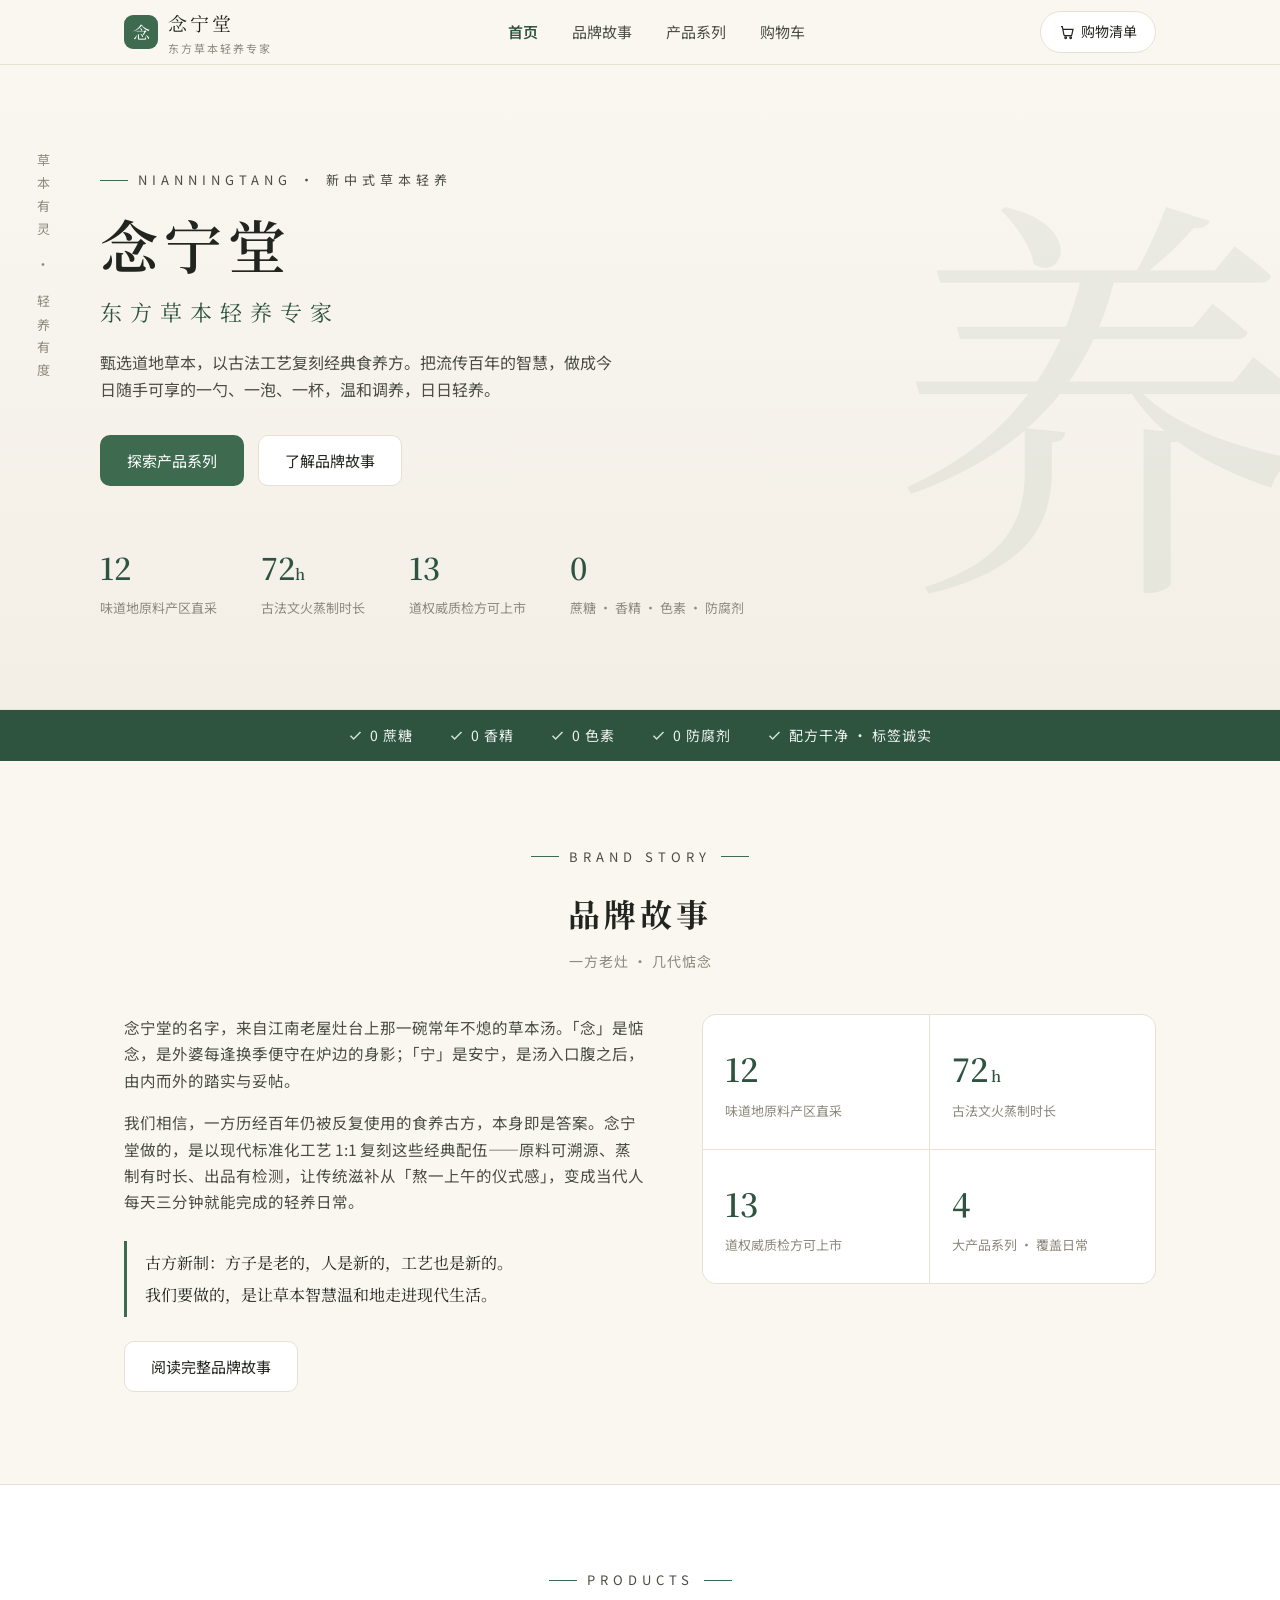
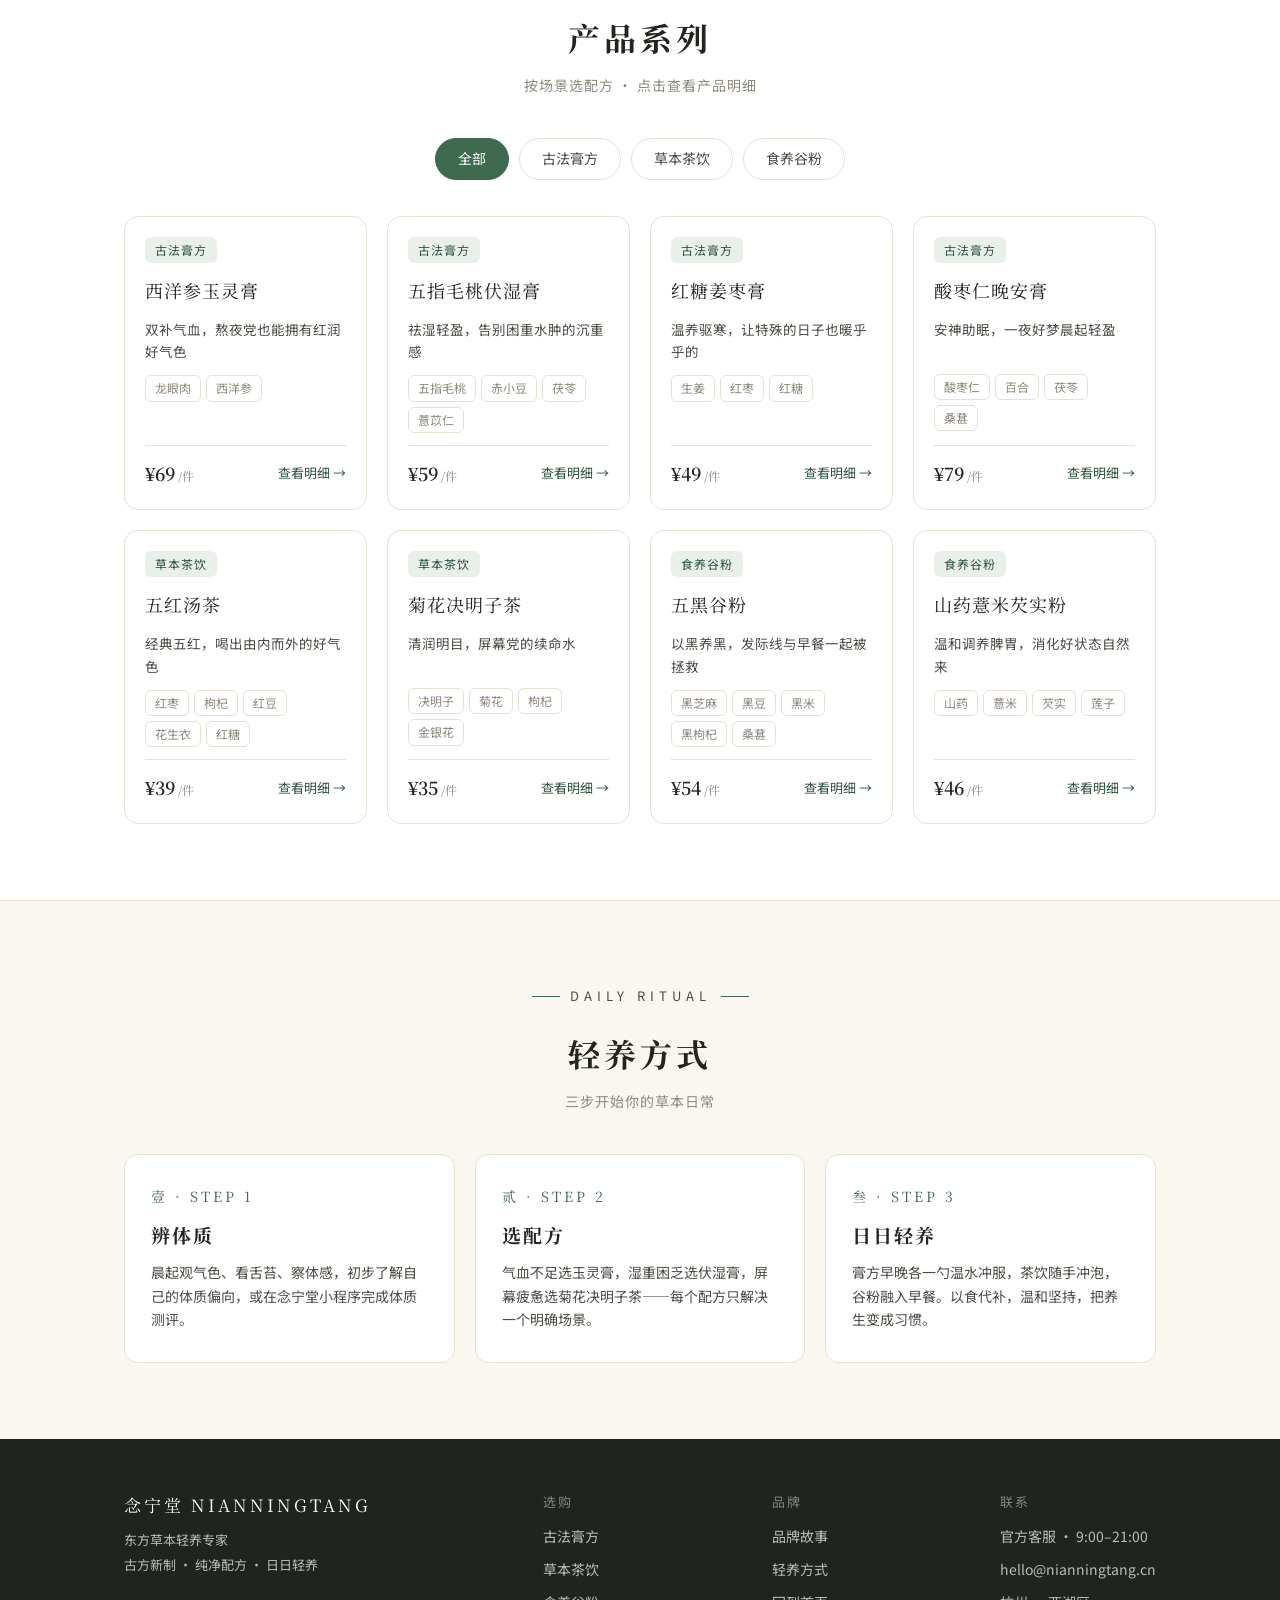
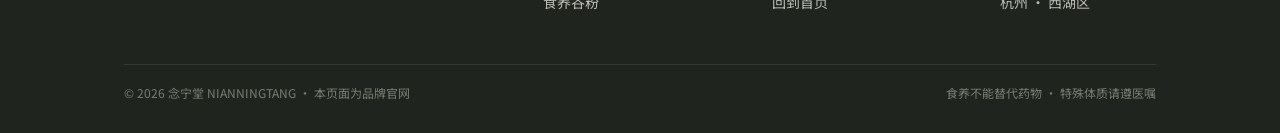
<file: index.html>
<!DOCTYPE html>
<html lang="zh-CN">
<head>
<meta charset="UTF-8">
<meta name="viewport" content="width=device-width, initial-scale=1.0">
<title>念宁堂 · 东方草本轻养专家</title>
<meta name="description" content="念宁堂甄选道地草本，以古法工艺复刻经典食养方，让草本智慧温和走进现代生活。">
<link rel="preconnect" href="https://fonts.googleapis.com">
<link href="https://fonts.googleapis.com/css2?family=Noto+Serif+SC:wght@500;600&family=Noto+Sans+SC:wght@400;500;700&display=swap" rel="stylesheet">
<link rel="stylesheet" href="css/style.css">
</head>
<body>
<div id="site-header"></div>

<!-- Hero -->
<header class="hero">
  <div class="hero-mark">养</div>
  <div class="hero-vert">草本有灵 · 轻养有度</div>
  <div class="wrap hero-in">
    <span class="eyebrow">NIANNINGTANG · 新中式草本轻养</span>
    <h1 class="hero-title">念宁堂</h1>
    <p class="hero-slogan">东方草本轻养专家</p>
    <p class="hero-text">甄选道地草本，以古法工艺复刻经典食养方。把流传百年的智慧，做成今日随手可享的一勺、一泡、一杯，温和调养，日日轻养。</p>
    <div class="hero-cta">
      <a class="btn btn-primary" href="#products">探索产品系列</a>
      <a class="btn btn-ghost" href="story.html">了解品牌故事</a>
    </div>
    <div class="hero-stats">
      <div class="hero-stat"><b>12</b><span>味道地原料产区直采</span></div>
      <div class="hero-stat"><b>72<small style="font-size:15px">h</small></b><span>古法文火蒸制时长</span></div>
      <div class="hero-stat"><b>13</b><span>道权威质检方可上市</span></div>
      <div class="hero-stat"><b>0</b><span>蔗糖 · 香精 · 色素 · 防腐剂</span></div>
    </div>
  </div>
</header>

<!-- 0 添加承诺 -->
<div class="zero-band">
  <div class="zero-in">
    <span><svg width="15" height="15" viewBox="0 0 24 24" fill="none" stroke="#cfe3d2" stroke-width="2.4"><path d="M4 12.5l5 5L20 6.5"/></svg>0 蔗糖</span>
    <span><svg width="15" height="15" viewBox="0 0 24 24" fill="none" stroke="#cfe3d2" stroke-width="2.4"><path d="M4 12.5l5 5L20 6.5"/></svg>0 香精</span>
    <span><svg width="15" height="15" viewBox="0 0 24 24" fill="none" stroke="#cfe3d2" stroke-width="2.4"><path d="M4 12.5l5 5L20 6.5"/></svg>0 色素</span>
    <span><svg width="15" height="15" viewBox="0 0 24 24" fill="none" stroke="#cfe3d2" stroke-width="2.4"><path d="M4 12.5l5 5L20 6.5"/></svg>0 防腐剂</span>
    <span><svg width="15" height="15" viewBox="0 0 24 24" fill="none" stroke="#cfe3d2" stroke-width="2.4"><path d="M4 12.5l5 5L20 6.5"/></svg>配方干净 · 标签诚实</span>
  </div>
</div>

<!-- 品牌故事 -->
<section class="sec" id="story">
  <div class="wrap">
    <div class="sec-head">
      <span class="eyebrow">BRAND STORY</span>
      <h2 class="sec-title serif">品牌故事</h2>
      <p class="sec-sub">一方老灶 · 几代惦念</p>
    </div>
    <div class="story-cols">
      <div>
        <p>念宁堂的名字，来自江南老屋灶台上那一碗常年不熄的草本汤。「念」是惦念，是外婆每逢换季便守在炉边的身影；「宁」是安宁，是汤入口腹之后，由内而外的踏实与妥帖。</p>
        <p>我们相信，一方历经百年仍被反复使用的食养古方，本身即是答案。念宁堂做的，是以现代标准化工艺 1:1 复刻这些经典配伍——原料可溯源、蒸制有时长、出品有检测，让传统滋补从「熬一上午的仪式感」，变成当代人每天三分钟就能完成的轻养日常。</p>
        <div class="quote">古方新制：方子是老的，人是新的，工艺也是新的。<br>我们要做的，是让草本智慧温和地走进现代生活。</div>
        <p style="margin-top:24px"><a class="btn btn-ghost" href="story.html">阅读完整品牌故事</a></p>
      </div>
      <div class="stat-grid">
        <div class="stat-cell"><b>12</b><span>味道地原料产区直采</span></div>
        <div class="stat-cell"><b>72<small>h</small></b><span>古法文火蒸制时长</span></div>
        <div class="stat-cell"><b>13</b><span>道权威质检方可上市</span></div>
        <div class="stat-cell"><b>4</b><span>大产品系列 · 覆盖日常</span></div>
      </div>
    </div>
  </div>
</section>

<!-- 产品系列 -->
<section class="sec sec-alt" id="products">
  <div class="wrap">
    <div class="sec-head">
      <span class="eyebrow">PRODUCTS</span>
      <h2 class="sec-title serif">产品系列</h2>
      <p class="sec-sub">按场景选配方 · 点击查看产品明细</p>
    </div>
    <div class="tabs" id="tabs"></div>
    <div class="prod-grid" id="prodGrid"></div>
  </div>
</section>

<!-- 轻养方式 -->
<section class="sec" id="ritual">
  <div class="wrap">
    <div class="sec-head">
      <span class="eyebrow">DAILY RITUAL</span>
      <h2 class="sec-title serif">轻养方式</h2>
      <p class="sec-sub">三步开始你的草本日常</p>
    </div>
    <div class="steps">
      <div class="step">
        <div class="step-num">壹 · STEP 1</div>
        <h3 class="step-title serif">辨体质</h3>
        <p>晨起观气色、看舌苔、察体感，初步了解自己的体质偏向，或在念宁堂小程序完成体质测评。</p>
      </div>
      <div class="step">
        <div class="step-num">贰 · STEP 2</div>
        <h3 class="step-title serif">选配方</h3>
        <p>气血不足选玉灵膏，湿重困乏选伏湿膏，屏幕疲惫选菊花决明子茶——每个配方只解决一个明确场景。</p>
      </div>
      <div class="step">
        <div class="step-num">叁 · STEP 3</div>
        <h3 class="step-title serif">日日轻养</h3>
        <p>膏方早晚各一勺温水冲服，茶饮随手冲泡，谷粉融入早餐。以食代补，温和坚持，把养生变成习惯。</p>
      </div>
    </div>
  </div>
</section>

<div id="site-footer"></div>

<script src="js/data.js"></script>
<script src="js/app.js"></script>
<script>
NNT.renderHeader("home");
NNT.renderFooter();

/* 产品分类渲染 */
const tabsEl = document.getElementById("tabs");
const gridEl = document.getElementById("prodGrid");

tabsEl.innerHTML = CATEGORIES.map((c, i) =>
  `<button class="tab ${i === 0 ? "on" : ""}" data-cat="${c.key}">${c.name}</button>`).join("");

function renderGrid(cat) {
  const list = cat === "all" ? PRODUCTS : PRODUCTS.filter(p => p.cat === cat);
  gridEl.innerHTML = list.map(NNT.cardHTML).join("");
}
renderGrid("all");

tabsEl.addEventListener("click", e => {
  const btn = e.target.closest(".tab");
  if (!btn) return;
  tabsEl.querySelectorAll(".tab").forEach(t => t.classList.remove("on"));
  btn.classList.add("on");
  renderGrid(btn.dataset.cat);
});
</script>
</body>
</html>
</file>
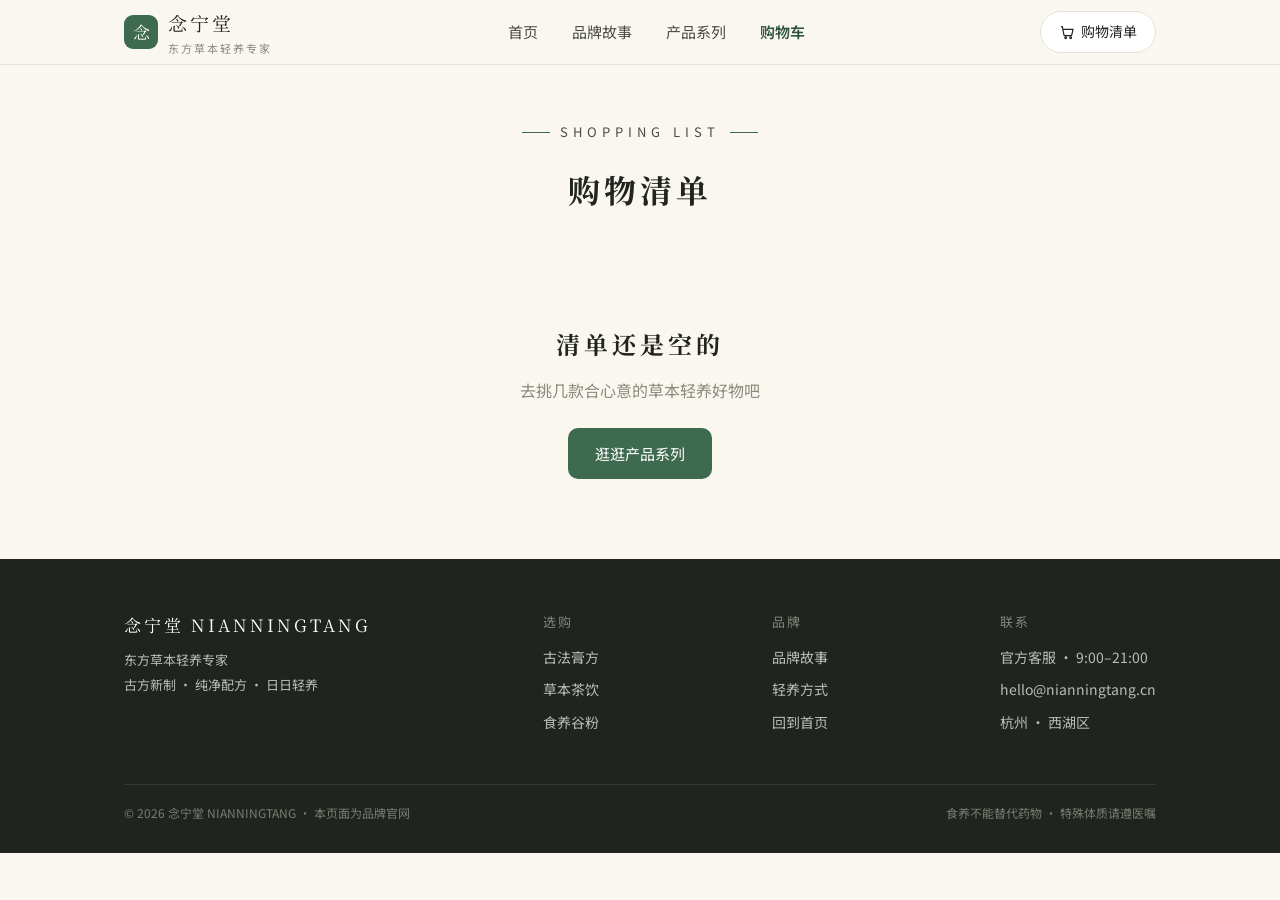
<file: cart.html>
<!DOCTYPE html>
<html lang="zh-CN">
<head>
<meta charset="UTF-8">
<meta name="viewport" content="width=device-width, initial-scale=1.0">
<title>购物清单 · 念宁堂</title>
<link rel="preconnect" href="https://fonts.googleapis.com">
<link href="https://fonts.googleapis.com/css2?family=Noto+Serif+SC:wght@500;600&family=Noto+Sans+SC:wght@400;500;700&display=swap" rel="stylesheet">
<link rel="stylesheet" href="css/style.css">
</head>
<body>
<div id="site-header"></div>

<div class="wrap">
  <div class="sec-head" style="padding-top:48px;margin-bottom:28px">
    <span class="eyebrow" style="justify-content:center">SHOPPING LIST</span>
    <h1 class="sec-title serif" style="font-size:32px">购物清单</h1>
  </div>
  <div id="cartBody"></div>
</div>

<div id="site-footer"></div>

<script src="js/data.js"></script>
<script src="js/app.js"></script>
<script>
NNT.renderHeader("cart");
NNT.renderFooter();

const body = document.getElementById("cartBody");

function render() {
  const cart = NNT.getCart();
  if (!cart.length) {
    body.innerHTML = `
      <div class="empty">
        <h2 class="serif">清单还是空的</h2>
        <p>去挑几款合心意的草本轻养好物吧</p>
        <a class="btn btn-primary" href="index.html#products">逛逛产品系列</a>
      </div>`;
    return;
  }
  const FREESHIP = 99;
  const total = NNT.cartTotal();
  body.innerHTML = `
  <div class="cart-layout">
    <div>${cart.map(i => {
      const p = getProduct(i.id);
      return `
      <div class="cart-item" data-id="${p.id}">
        <a class="cart-thumb" href="product.html?id=${p.id}">${p.name.slice(0, 1)}</a>
        <div>
          <a class="cart-name serif" href="product.html?id=${p.id}">${p.name}</a>
          <div class="cart-spec">${p.catName} · ${p.spec}</div>
          <div class="qty" style="transform:scale(.86);transform-origin:left">
            <button class="q-minus">−</button>
            <input class="q-input" value="${i.qty}" inputmode="numeric" aria-label="数量">
            <button class="q-plus">＋</button>
          </div>
        </div>
        <div class="cart-right">
          <div class="cart-line">¥${p.price * i.qty}</div>
          <button class="link-remove">移出清单</button>
        </div>
      </div>`;
    }).join("")}
    </div>
    <div class="summary">
      <h3 class="serif">订单摘要</h3>
      <div class="sum-row"><span>商品件数</span><span>${NNT.cartCount()} 件</span></div>
      <div class="sum-row"><span>运费</span><span>${total >= FREESHIP ? "免运费" : "¥8（满 ¥99 免运费）"}</span></div>
      <div class="sum-row total"><span>合计</span><b>¥${total + (total >= FREESHIP ? 0 : 8)}</b></div>
      <button class="btn btn-primary btn-block" id="checkoutBtn" style="margin-top:18px">去结算</button>
      <p style="font-size:12px;color:var(--muted);margin-top:12px;text-align:center">支持 7 天无理由退换 · 食养产品开封后除外</p>
    </div>
  </div>`;

  body.querySelectorAll(".cart-item").forEach(row => {
    const pid = row.dataset.id;
    const input = row.querySelector(".q-input");
    row.querySelector(".q-minus").onclick = () => { NNT.setQty(pid, (+input.value || 1) - 1); render(); };
    row.querySelector(".q-plus").onclick = () => { NNT.setQty(pid, (+input.value || 1) + 1); render(); };
    input.onchange = () => { NNT.setQty(pid, Math.max(1, parseInt(input.value, 10) || 1)); render(); };
    row.querySelector(".link-remove").onclick = () => { NNT.setQty(pid, 0); render(); };
  });
  document.getElementById("checkoutBtn").onclick = () => alert("演示站点：接入微信支付 / 支付宝时替换此按钮逻辑。");
}
render();
</script>
</body>
</html>
</file>
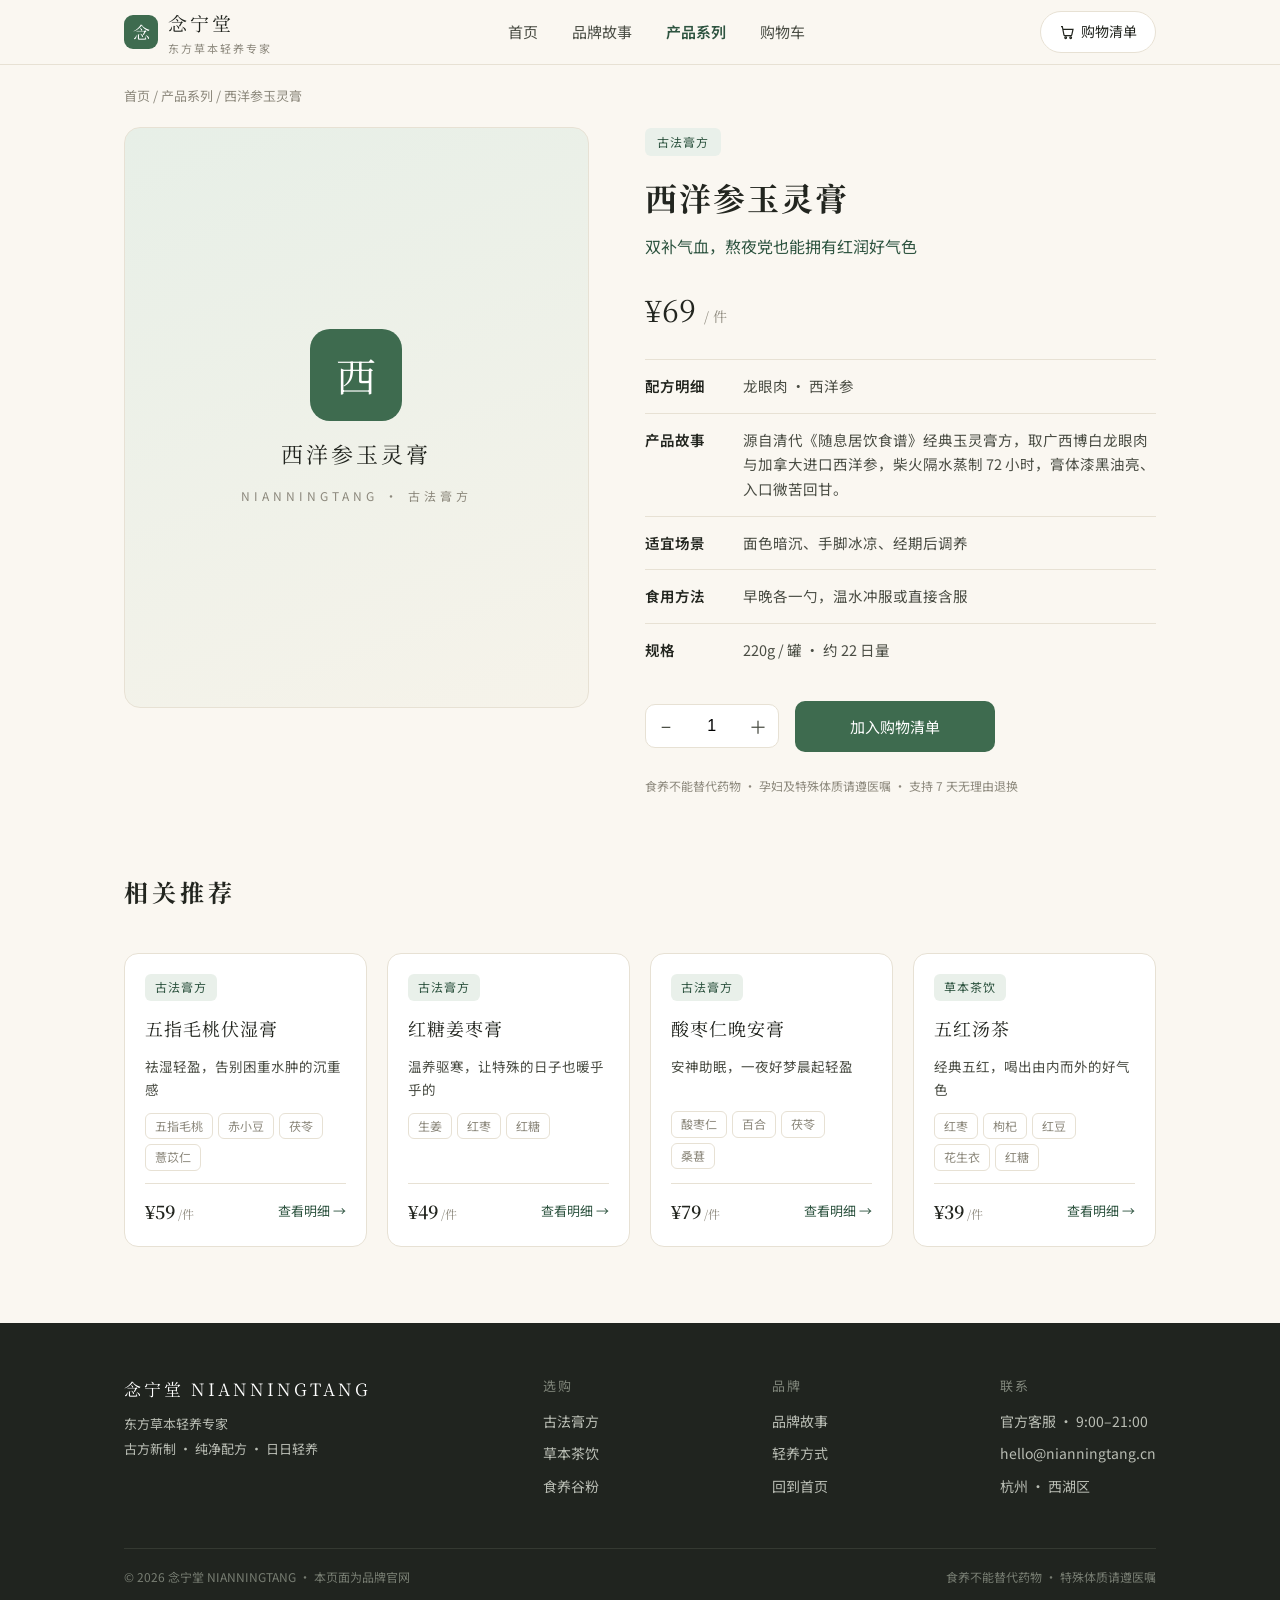
<file: product.html>
<!DOCTYPE html>
<html lang="zh-CN">
<head>
<meta charset="UTF-8">
<meta name="viewport" content="width=device-width, initial-scale=1.0">
<title>产品详情 · 念宁堂</title>
<meta name="description" content="念宁堂产品明细：配方、适宜场景、食用方法与规格。">
<link rel="preconnect" href="https://fonts.googleapis.com">
<link href="https://fonts.googleapis.com/css2?family=Noto+Serif+SC:wght@500;600&family=Noto+Sans+SC:wght@400;500;700&display=swap" rel="stylesheet">
<link rel="stylesheet" href="css/style.css">
</head>
<body>
<div id="site-header"></div>

<div class="wrap">
  <div class="crumb"><a href="index.html">首页</a> / <a href="index.html#products">产品系列</a> / <span id="crumbName">产品详情</span></div>
  <div class="detail" id="detail"></div>

  <section class="related">
    <div class="sec-head" style="text-align:left">
      <h2 class="sec-title serif" style="font-size:24px">相关推荐</h2>
    </div>
    <div class="prod-grid" id="relatedGrid" style="grid-template-columns:repeat(4,1fr)"></div>
  </section>
</div>

<div id="site-footer"></div>

<script src="js/data.js"></script>
<script src="js/app.js"></script>
<script>
NNT.renderHeader("products");
NNT.renderFooter();

const id = new URLSearchParams(location.search).get("id");
const p = getProduct(id) || PRODUCTS[0];
document.title = p.name + " · 念宁堂";
document.getElementById("crumbName").textContent = p.name;

document.getElementById("detail").innerHTML = `
  <div class="detail-visual">
    <div class="jar">
      <div class="jar-seal">${p.name.slice(0, 1)}</div>
      <div class="jar-name serif">${p.name}</div>
      <div class="jar-brand">NIANNINGTANG · ${p.catName}</div>
    </div>
  </div>
  <div>
    <span class="detail-tag">${p.catName}</span>
    <h1>${p.name}</h1>
    <p class="detail-eff">${p.eff}</p>
    <div class="detail-price">¥${p.price} <i>/ 件</i></div>
    <div class="d-row"><b>配方明细</b><span>${p.fml.join(" · ")}</span></div>
    <div class="d-row"><b>产品故事</b><span>${p.desc}</span></div>
    <div class="d-row"><b>适宜场景</b><span>${p.when}</span></div>
    <div class="d-row"><b>食用方法</b><span>${p.how}</span></div>
    <div class="d-row"><b>规格</b><span>${p.spec}</span></div>
    <div class="qty-row">
      <div class="qty">
        <button id="minus" aria-label="减少">−</button>
        <input id="qtyInput" value="1" inputmode="numeric" aria-label="数量">
        <button id="plus" aria-label="增加">＋</button>
      </div>
      <button class="btn btn-primary" id="addBtn">加入购物清单</button>
    </div>
    <p style="font-size:12px;color:var(--muted)">食养不能替代药物 · 孕妇及特殊体质请遵医嘱 · 支持 7 天无理由退换</p>
  </div>`;

/* 数量 */
const qtyInput = document.getElementById("qtyInput");
document.getElementById("minus").onclick = () => { qtyInput.value = Math.max(1, (+qtyInput.value || 1) - 1); };
document.getElementById("plus").onclick = () => { qtyInput.value = (+qtyInput.value || 1) + 1; };

/* 加入购物车 */
document.getElementById("addBtn").onclick = function () {
  const qty = Math.max(1, parseInt(qtyInput.value, 10) || 1);
  NNT.addToCart(p.id, qty);
  this.textContent = "已加入 ✓ 去结算";
  this.onclick = () => location.href = "cart.html";
};

/* 相关推荐：同系列优先 */
const related = PRODUCTS.filter(x => x.id !== p.id)
  .sort((a, b) => (b.cat === p.cat) - (a.cat === p.cat))
  .slice(0, 4);
document.getElementById("relatedGrid").innerHTML = related.map(NNT.cardHTML).join("");
</script>
</body>
</html>
</file>
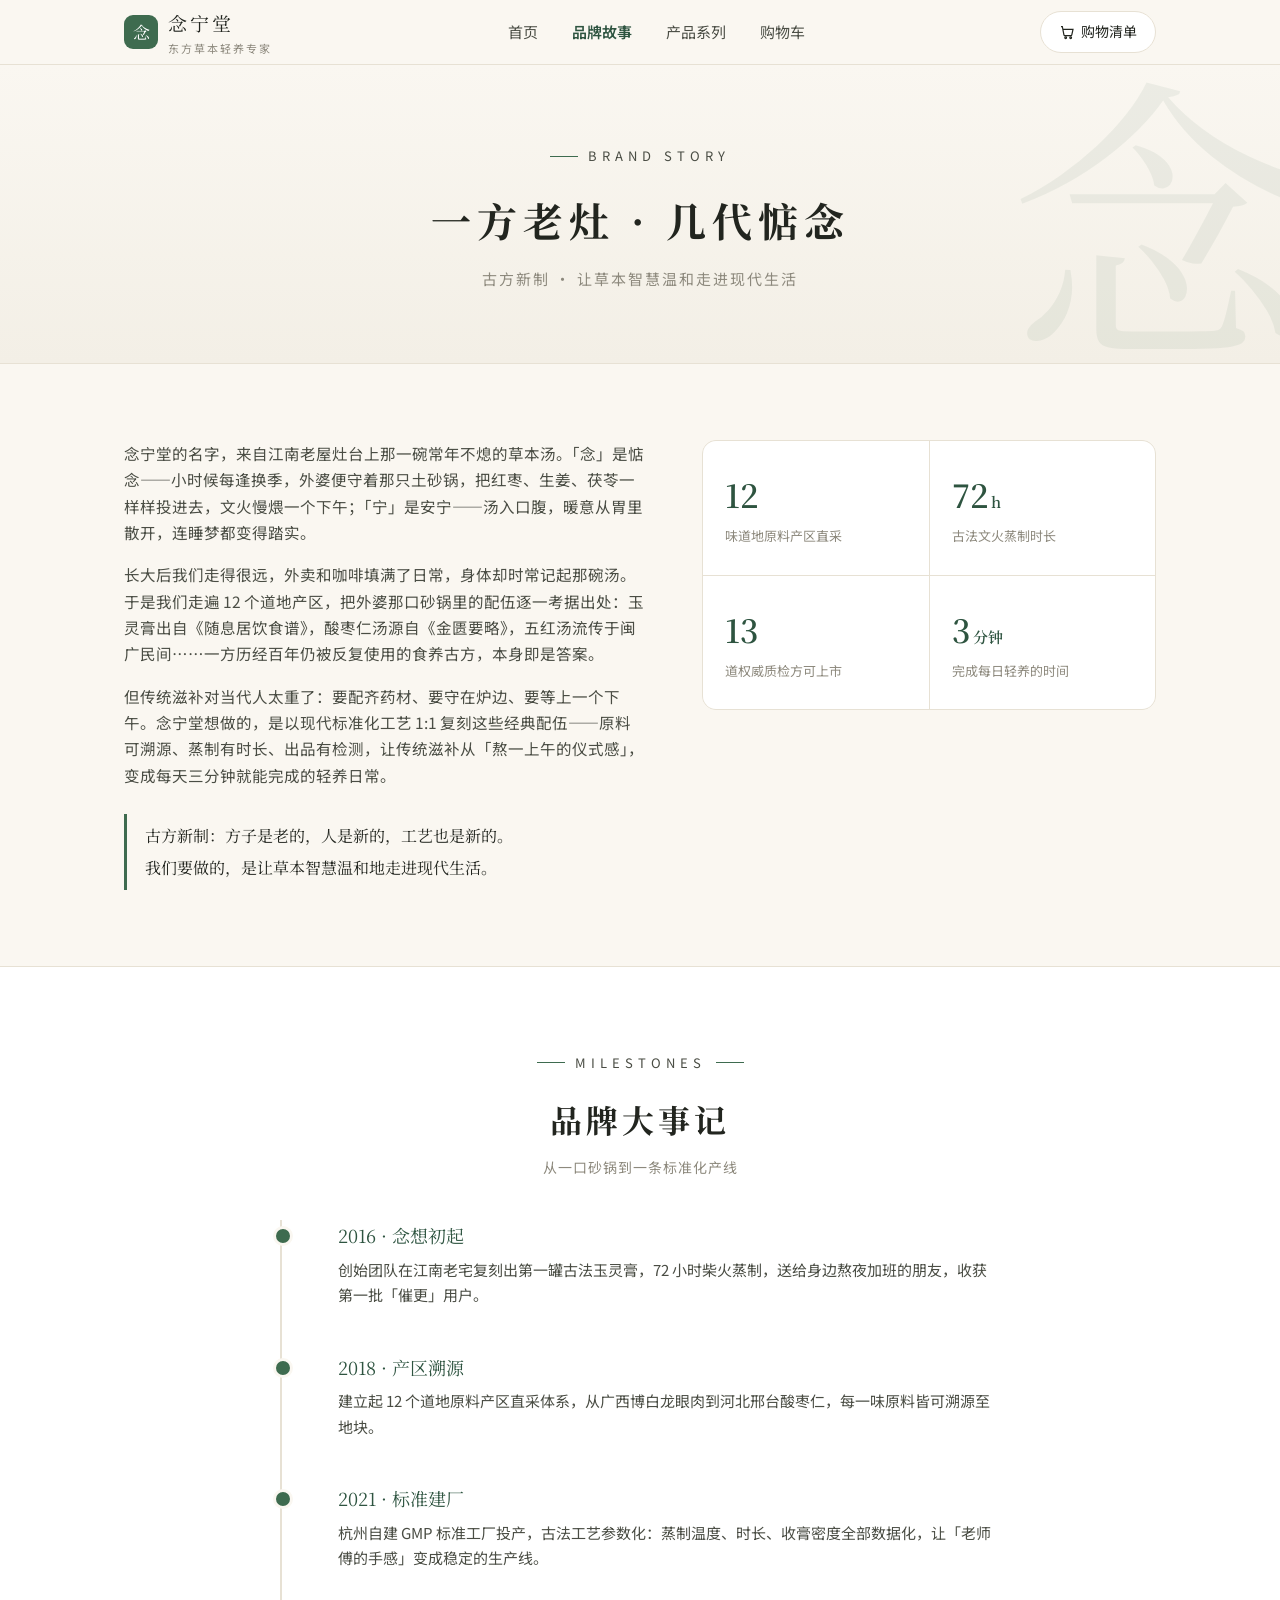
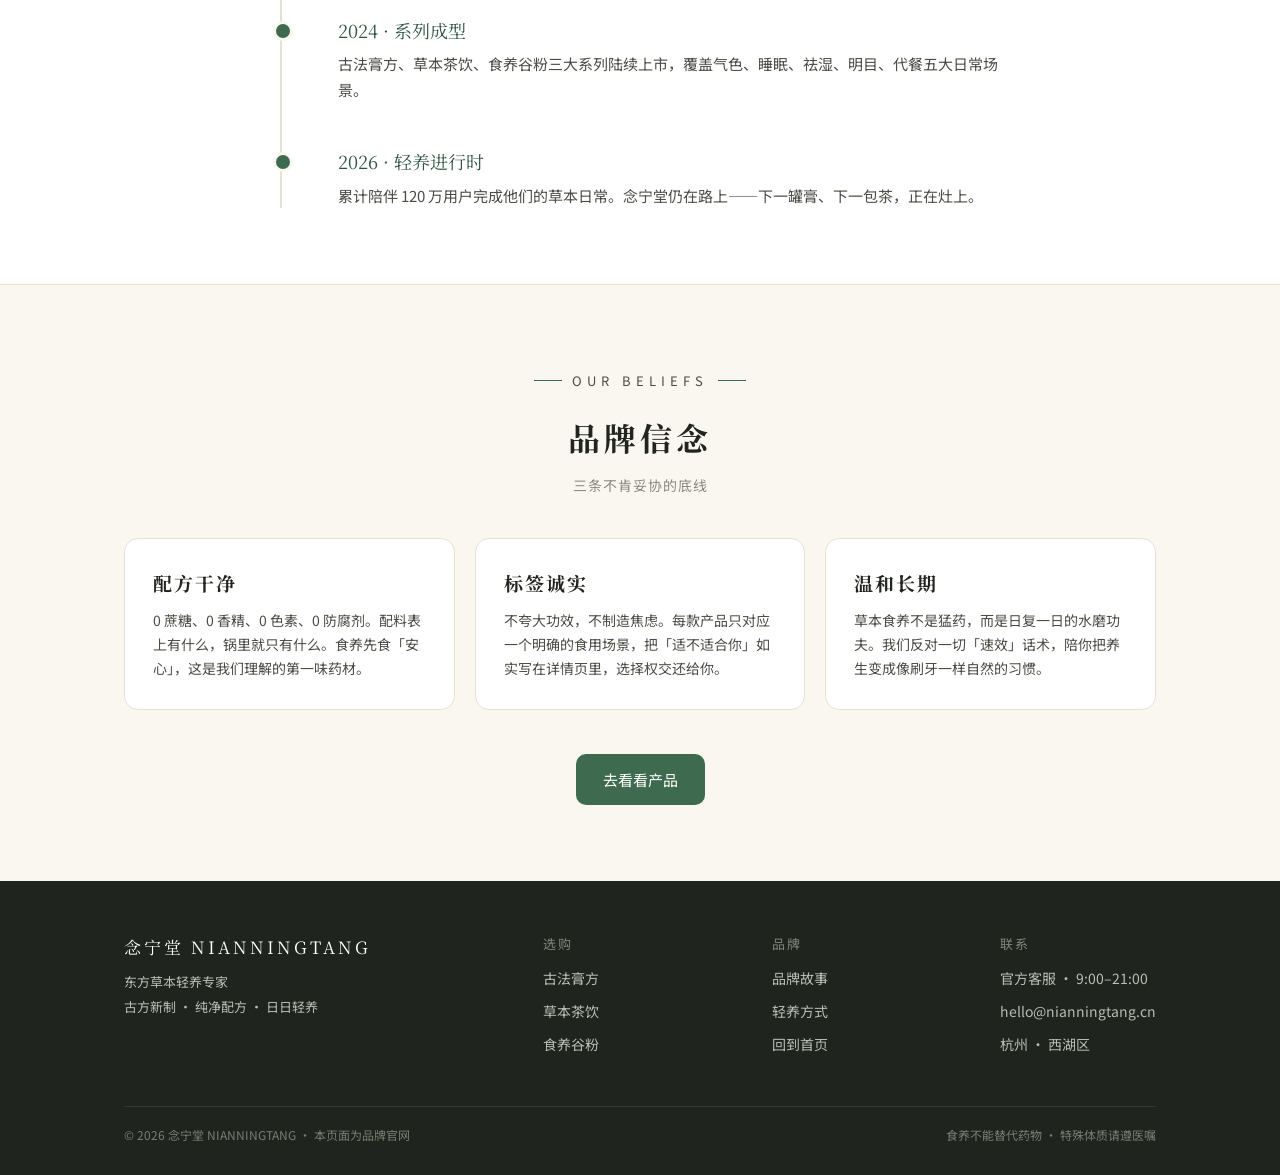
<file: story.html>
<!DOCTYPE html>
<html lang="zh-CN">
<head>
<meta charset="UTF-8">
<meta name="viewport" content="width=device-width, initial-scale=1.0">
<title>品牌故事 · 念宁堂</title>
<meta name="description" content="念宁堂的品牌缘起：一方老灶，几代惦念。古方新制，让草本智慧温和走进现代生活。">
<link rel="preconnect" href="https://fonts.googleapis.com">
<link href="https://fonts.googleapis.com/css2?family=Noto+Serif+SC:wght@500;600&family=Noto+Sans+SC:wght@400;500;700&display=swap" rel="stylesheet">
<link rel="stylesheet" href="css/style.css">
</head>
<body>
<div id="site-header"></div>

<section class="page-hero">
  <div class="hero-mark">念</div>
  <div class="wrap" style="position:relative">
    <span class="eyebrow" style="justify-content:center">BRAND STORY</span>
    <h1 class="serif">一方老灶 · 几代惦念</h1>
    <p>古方新制 · 让草本智慧温和走进现代生活</p>
  </div>
</section>

<section class="sec">
  <div class="wrap">
    <div class="story-cols">
      <div>
        <p>念宁堂的名字，来自江南老屋灶台上那一碗常年不熄的草本汤。「念」是惦念——小时候每逢换季，外婆便守着那只土砂锅，把红枣、生姜、茯苓一样样投进去，文火慢煨一个下午；「宁」是安宁——汤入口腹，暖意从胃里散开，连睡梦都变得踏实。</p>
        <p>长大后我们走得很远，外卖和咖啡填满了日常，身体却时常记起那碗汤。于是我们走遍 12 个道地产区，把外婆那口砂锅里的配伍逐一考据出处：玉灵膏出自《随息居饮食谱》，酸枣仁汤源自《金匮要略》，五红汤流传于闽广民间……一方历经百年仍被反复使用的食养古方，本身即是答案。</p>
        <p>但传统滋补对当代人太重了：要配齐药材、要守在炉边、要等上一个下午。念宁堂想做的，是以现代标准化工艺 1:1 复刻这些经典配伍——原料可溯源、蒸制有时长、出品有检测，让传统滋补从「熬一上午的仪式感」，变成每天三分钟就能完成的轻养日常。</p>
        <div class="quote">古方新制：方子是老的，人是新的，工艺也是新的。<br>我们要做的，是让草本智慧温和地走进现代生活。</div>
      </div>
      <div class="stat-grid">
        <div class="stat-cell"><b>12</b><span>味道地原料产区直采</span></div>
        <div class="stat-cell"><b>72<small>h</small></b><span>古法文火蒸制时长</span></div>
        <div class="stat-cell"><b>13</b><span>道权威质检方可上市</span></div>
        <div class="stat-cell"><b>3<small>分钟</small></b><span>完成每日轻养的时间</span></div>
      </div>
    </div>
  </div>
</section>

<section class="sec sec-alt">
  <div class="wrap">
    <div class="sec-head">
      <span class="eyebrow">MILESTONES</span>
      <h2 class="sec-title serif">品牌大事记</h2>
      <p class="sec-sub">从一口砂锅到一条标准化产线</p>
    </div>
    <div class="timeline">
      <div class="tl-item">
        <div class="tl-year serif">2016 · 念想初起</div>
        <p>创始团队在江南老宅复刻出第一罐古法玉灵膏，72 小时柴火蒸制，送给身边熬夜加班的朋友，收获第一批「催更」用户。</p>
      </div>
      <div class="tl-item">
        <div class="tl-year serif">2018 · 产区溯源</div>
        <p>建立起 12 个道地原料产区直采体系，从广西博白龙眼肉到河北邢台酸枣仁，每一味原料皆可溯源至地块。</p>
      </div>
      <div class="tl-item">
        <div class="tl-year serif">2021 · 标准建厂</div>
        <p>杭州自建 GMP 标准工厂投产，古法工艺参数化：蒸制温度、时长、收膏密度全部数据化，让「老师傅的手感」变成稳定的生产线。</p>
      </div>
      <div class="tl-item">
        <div class="tl-year serif">2024 · 系列成型</div>
        <p>古法膏方、草本茶饮、食养谷粉三大系列陆续上市，覆盖气色、睡眠、祛湿、明目、代餐五大日常场景。</p>
      </div>
      <div class="tl-item" style="padding-bottom:0">
        <div class="tl-year serif">2026 · 轻养进行时</div>
        <p>累计陪伴 120 万用户完成他们的草本日常。念宁堂仍在路上——下一罐膏、下一包茶，正在灶上。</p>
      </div>
    </div>
  </div>
</section>

<section class="sec">
  <div class="wrap">
    <div class="sec-head">
      <span class="eyebrow">OUR BELIEFS</span>
      <h2 class="sec-title serif">品牌信念</h2>
      <p class="sec-sub">三条不肯妥协的底线</p>
    </div>
    <div class="values">
      <div class="value">
        <h3 class="serif">配方干净</h3>
        <p>0 蔗糖、0 香精、0 色素、0 防腐剂。配料表上有什么，锅里就只有什么。食养先食「安心」，这是我们理解的第一味药材。</p>
      </div>
      <div class="value">
        <h3 class="serif">标签诚实</h3>
        <p>不夸大功效，不制造焦虑。每款产品只对应一个明确的食用场景，把「适不适合你」如实写在详情页里，选择权交还给你。</p>
      </div>
      <div class="value">
        <h3 class="serif">温和长期</h3>
        <p>草本食养不是猛药，而是日复一日的水磨功夫。我们反对一切「速效」话术，陪你把养生变成像刷牙一样自然的习惯。</p>
      </div>
    </div>
    <div style="text-align:center;margin-top:44px">
      <a class="btn btn-primary" href="index.html#products">去看看产品</a>
    </div>
  </div>
</section>

<div id="site-footer"></div>

<script src="js/data.js"></script>
<script src="js/app.js"></script>
<script>NNT.renderHeader("story");NNT.renderFooter();</script>
</body>
</html>
</file>
<file: css/style.css>
/* ========== 念宁堂 · 官网样式 ========== */
:root{
  --ink:#22251f;
  --ink-soft:#4a4d44;
  --green:#3e6b4f;
  --green-dark:#2e5440;
  --green-tint:#e9f0ea;
  --cream:#faf7f1;
  --paper:#ffffff;
  --line:#e7e1d4;
  --muted:#8d897d;
  --serif:"Noto Serif SC","Songti SC","STSong",serif;
  --sans:"Noto Sans SC","PingFang SC","Microsoft YaHei",sans-serif;
}
*{margin:0;padding:0;box-sizing:border-box}
html{scroll-behavior:smooth}
body{font-family:var(--sans);color:var(--ink);background:var(--cream);font-size:16px;line-height:1.7}
a{color:inherit;text-decoration:none}
button{font:inherit;cursor:pointer}
img{max-width:100%;display:block}
.wrap{max-width:1080px;margin:0 auto;padding:0 24px}
.serif{font-family:var(--serif)}

/* ---------- 顶部导航 ---------- */
.nav{position:sticky;top:0;z-index:50;background:rgba(250,247,241,.92);backdrop-filter:blur(8px);border-bottom:1px solid var(--line)}
.nav-in{display:flex;align-items:center;justify-content:space-between;height:64px}
.logo{display:flex;align-items:center;gap:10px}
.logo-seal{width:34px;height:34px;border-radius:9px;background:var(--green);color:#fff;display:flex;align-items:center;justify-content:center;font-family:var(--serif);font-size:17px}
.logo-name{font-family:var(--serif);font-size:19px;letter-spacing:3px}
.logo-sub{display:block;font-size:11px;letter-spacing:2px;color:var(--muted);font-family:var(--sans)}
.nav-links{display:flex;gap:6px;align-items:center}
.nav-links a{padding:8px 14px;border-radius:8px;font-size:15px;color:var(--ink-soft);transition:.2s}
.nav-links a:hover{background:var(--green-tint);color:var(--green-dark)}
.nav-links a.on{color:var(--green-dark);font-weight:600}
.nav-cart{position:relative;display:inline-flex;align-items:center;gap:6px;border:1px solid var(--line);background:#fff;border-radius:999px;padding:8px 18px;font-size:14px;transition:.2s}
.nav-cart:hover{border-color:var(--green);color:var(--green-dark)}
.cart-badge{position:absolute;top:-6px;right:-6px;min-width:18px;height:18px;border-radius:9px;background:#b3452f;color:#fff;font-size:11px;display:none;align-items:center;justify-content:center;padding:0 5px}

/* ---------- 按钮 ---------- */
.btn{display:inline-flex;align-items:center;gap:8px;border-radius:10px;padding:12px 26px;font-size:15px;border:1px solid transparent;transition:.2s}
.btn-primary{background:var(--green);color:#fff}
.btn-primary:hover{background:var(--green-dark)}
.btn-ghost{border-color:var(--line);color:var(--ink);background:#fff}
.btn-ghost:hover{border-color:var(--green);color:var(--green-dark)}
.btn-block{width:100%;justify-content:center}
.btn[disabled]{opacity:.5;cursor:not-allowed}

/* ---------- Hero ---------- */
.hero{position:relative;overflow:hidden;background:linear-gradient(180deg,var(--cream),#f3efe6);border-bottom:1px solid var(--line)}
.hero-mark{position:absolute;right:-30px;top:50%;transform:translateY(-52%);font-family:var(--serif);font-size:420px;line-height:1;color:var(--green);opacity:.07;pointer-events:none;user-select:none}
.hero-vert{position:absolute;left:32px;top:88px;writing-mode:vertical-rl;font-size:13px;letter-spacing:10px;color:var(--muted)}
.hero-in{position:relative;padding:96px 0 88px}
.eyebrow{display:inline-flex;align-items:center;gap:10px;font-size:13px;letter-spacing:5px;color:var(--ink-soft);margin-bottom:18px}
.eyebrow::before{content:"";width:28px;height:1px;background:var(--green)}
.hero-title{font-family:var(--serif);font-size:58px;font-weight:600;letter-spacing:6px;line-height:1.2;margin-bottom:14px}
.hero-slogan{font-family:var(--serif);font-size:22px;letter-spacing:8px;color:var(--green-dark);margin-bottom:18px}
.hero-text{font-size:16px;color:var(--ink-soft);max-width:520px;margin-bottom:32px}
.hero-cta{display:flex;gap:14px;flex-wrap:wrap}
.hero-stats{display:flex;gap:44px;margin-top:56px;flex-wrap:wrap}
.hero-stat b{display:block;font-family:var(--serif);font-size:30px;color:var(--green-dark);font-weight:600}
.hero-stat span{font-size:13px;color:var(--muted)}

/* ---------- 0 添加承诺条 ---------- */
.zero-band{background:var(--green-dark);color:#eef3ee}
.zero-in{display:flex;flex-wrap:wrap;gap:10px 36px;justify-content:center;padding:14px 24px;font-size:14px;letter-spacing:1px}
.zero-in span{display:inline-flex;align-items:center;gap:7px}
.zero-in svg{flex:none}

/* ---------- 区块通用 ---------- */
.sec{padding:76px 0}
.sec-alt{background:#fff;border-top:1px solid var(--line);border-bottom:1px solid var(--line)}
.sec-head{margin-bottom:40px;text-align:center}
.sec-head .eyebrow{justify-content:center}
.sec-head .eyebrow::after{content:"";width:28px;height:1px;background:var(--green)}
.sec-title{font-family:var(--serif);font-size:32px;letter-spacing:4px;margin-bottom:10px}
.sec-sub{font-size:14px;color:var(--muted);letter-spacing:1px}

/* ---------- 品牌故事 ---------- */
.story-cols{display:grid;grid-template-columns:1.15fr 1fr;gap:56px;align-items:start}
.story-cols p{color:var(--ink-soft);margin-bottom:16px;font-size:15.5px}
.quote{border-left:3px solid var(--green);padding:6px 0 6px 18px;margin-top:26px;font-family:var(--serif);font-size:16px;color:var(--ink);line-height:2}
.stat-grid{display:grid;grid-template-columns:1fr 1fr;gap:1px;background:var(--line);border:1px solid var(--line);border-radius:14px;overflow:hidden}
.stat-cell{background:#fff;padding:26px 22px}
.stat-cell b{display:block;font-family:var(--serif);font-size:32px;font-weight:600;color:var(--green-dark)}
.stat-cell b small{font-size:15px;margin-left:2px}
.stat-cell span{font-size:13px;color:var(--muted)}

/* ---------- 产品 ---------- */
.tabs{display:flex;gap:10px;justify-content:center;flex-wrap:wrap;margin-bottom:36px}
.tab{border:1px solid var(--line);background:#fff;color:var(--ink-soft);border-radius:999px;padding:8px 22px;font-size:14px;transition:.2s}
.tab:hover{border-color:var(--green);color:var(--green-dark)}
.tab.on{background:var(--green);border-color:var(--green);color:#fff}
.prod-grid{display:grid;grid-template-columns:repeat(4,1fr);gap:20px}
.card{background:#fff;border:1px solid var(--line);border-radius:14px;padding:20px;display:flex;flex-direction:column;gap:12px;transition:.2s}
.card:hover{transform:translateY(-3px);box-shadow:0 10px 28px rgba(46,84,64,.10);border-color:#cfdcc9}
.card-tag{align-self:flex-start;font-size:12px;letter-spacing:1px;padding:3px 10px;border-radius:6px;background:var(--green-tint);color:var(--green-dark)}
.card-name{font-family:var(--serif);font-size:18px;letter-spacing:1px}
.card-eff{font-size:13.5px;color:var(--ink-soft);line-height:1.7;min-height:44px}
.card-fml{display:flex;flex-wrap:wrap;gap:5px}
.fml{font-size:12px;color:var(--muted);border:1px solid var(--line);border-radius:6px;padding:2px 9px}
.card-foot{display:flex;align-items:center;justify-content:space-between;margin-top:auto;padding-top:12px;border-top:1px solid var(--line)}
.price{font-family:var(--serif);font-size:18px;color:var(--ink);font-weight:600}
.price i{font-style:normal;font-size:12px;color:var(--muted);font-weight:400}
.card-more{font-size:13px;color:var(--green-dark)}

/* ---------- 轻养三步 ---------- */
.steps{display:grid;grid-template-columns:repeat(3,1fr);gap:20px}
.step{background:#fff;border:1px solid var(--line);border-radius:14px;padding:30px 26px}
.step-num{font-family:var(--serif);font-size:14px;letter-spacing:3px;color:var(--green);margin-bottom:10px}
.step-title{font-family:var(--serif);font-size:19px;letter-spacing:2px;margin-bottom:10px}
.step p{font-size:14px;color:var(--ink-soft)}

/* ---------- 页脚 ---------- */
.footer{background:#20241f;color:#b9bdb4;padding:52px 0 30px}
.footer-in{display:flex;justify-content:space-between;gap:40px;flex-wrap:wrap}
.footer-brand{font-family:var(--serif);font-size:17px;letter-spacing:3px;color:#fff;margin-bottom:8px}
.footer-desc{font-size:13px;line-height:1.9}
.footer-col h4{font-size:13px;color:#7f857a;font-weight:400;margin-bottom:12px;letter-spacing:2px}
.footer-col a{display:block;font-size:14px;color:#b9bdb4;margin-bottom:9px;transition:.2s}
.footer-col a:hover{color:#fff}
.footer-copy{margin-top:40px;padding-top:18px;border-top:1px solid #343931;font-size:12px;color:#777d72;display:flex;justify-content:space-between;flex-wrap:wrap;gap:8px}

/* ---------- 品牌故事页 ---------- */
.page-hero{background:linear-gradient(180deg,var(--cream),#f3efe6);border-bottom:1px solid var(--line);padding:72px 0;text-align:center;position:relative;overflow:hidden}
.page-hero .hero-mark{font-size:300px}
.page-hero h1{font-family:var(--serif);font-size:40px;letter-spacing:6px;margin-bottom:12px}
.page-hero p{color:var(--muted);letter-spacing:2px;font-size:15px}
.timeline{position:relative;max-width:720px;margin:0 auto;padding-left:28px;border-left:2px solid var(--line)}
.tl-item{position:relative;padding:0 0 44px 28px}
.tl-item::before{content:"";position:absolute;left:-37px;top:6px;width:14px;height:14px;border-radius:50%;background:var(--green);border:3px solid var(--cream)}
.tl-year{font-family:var(--serif);font-size:18px;color:var(--green-dark);margin-bottom:6px}
.tl-item p{color:var(--ink-soft);font-size:15px}
.values{display:grid;grid-template-columns:repeat(3,1fr);gap:20px}
.value{background:#fff;border:1px solid var(--line);border-radius:14px;padding:28px}
.value h3{font-family:var(--serif);font-size:19px;letter-spacing:2px;margin-bottom:10px}
.value p{font-size:14px;color:var(--ink-soft)}

/* ---------- 产品详情页 ---------- */
.crumb{font-size:13px;color:var(--muted);padding:20px 0}
.crumb a:hover{color:var(--green-dark)}
.detail{display:grid;grid-template-columns:1fr 1.1fr;gap:56px;padding-bottom:76px}
.detail-visual{position:sticky;top:96px;align-self:start}
.jar{width:100%;aspect-ratio:4/5;border-radius:16px;background:linear-gradient(160deg,#e7efe7,#f6f3ea);border:1px solid var(--line);display:flex;flex-direction:column;align-items:center;justify-content:center;gap:14px}
.jar-seal{width:92px;height:92px;border-radius:20px;background:var(--green);color:#fff;display:flex;align-items:center;justify-content:center;font-family:var(--serif);font-size:40px}
.jar-name{font-family:var(--serif);font-size:22px;letter-spacing:3px}
.jar-brand{font-size:12px;letter-spacing:4px;color:var(--muted)}
.detail-tag{display:inline-block;font-size:12px;letter-spacing:1px;padding:4px 12px;border-radius:6px;background:var(--green-tint);color:var(--green-dark);margin-bottom:14px}
.detail h1{font-family:var(--serif);font-size:32px;letter-spacing:2px;margin-bottom:8px}
.detail-eff{font-size:16px;color:var(--green-dark);margin-bottom:24px}
.detail-price{font-family:var(--serif);font-size:30px;margin-bottom:24px}
.detail-price i{font-style:normal;font-size:14px;color:var(--muted)}
.d-row{display:flex;gap:14px;padding:14px 0;border-top:1px solid var(--line);font-size:14.5px}
.d-row b{flex:0 0 84px;font-weight:600}
.d-row span{color:var(--ink-soft)}
.qty-row{display:flex;align-items:center;gap:16px;margin:24px 0}
.qty{display:inline-flex;align-items:center;border:1px solid var(--line);border-radius:10px;background:#fff;overflow:hidden}
.qty button{width:40px;height:42px;border:none;background:transparent;font-size:18px;color:var(--ink-soft)}
.qty button:hover{background:var(--green-tint);color:var(--green-dark)}
.qty input{width:52px;height:42px;border:none;text-align:center;font-size:16px;outline:none}
.detail .btn{min-width:200px;justify-content:center}
.related{padding-bottom:76px}

/* ---------- 购物车 ---------- */
.cart-layout{display:grid;grid-template-columns:1.6fr 1fr;gap:40px;padding:12px 0 76px;align-items:start}
.cart-item{display:grid;grid-template-columns:76px 1fr auto;gap:18px;align-items:center;background:#fff;border:1px solid var(--line);border-radius:14px;padding:18px 20px;margin-bottom:14px}
.cart-thumb{width:76px;height:76px;border-radius:10px;background:linear-gradient(160deg,#e7efe7,#f6f3ea);display:flex;align-items:center;justify-content:center;font-family:var(--serif);font-size:26px;color:var(--green-dark)}
.cart-name{font-family:var(--serif);font-size:16px;letter-spacing:1px}
.cart-spec{font-size:12px;color:var(--muted);margin:2px 0 8px}
.cart-right{text-align:right;display:flex;flex-direction:column;align-items:flex-end;gap:8px}
.cart-line{font-family:var(--serif);font-size:17px;font-weight:600}
.link-remove{font-size:12px;color:var(--muted);background:none;border:none}
.link-remove:hover{color:#b3452f}
.summary{background:#fff;border:1px solid var(--line);border-radius:14px;padding:26px;position:sticky;top:96px}
.summary h3{font-family:var(--serif);font-size:18px;letter-spacing:2px;margin-bottom:18px}
.sum-row{display:flex;justify-content:space-between;font-size:14px;color:var(--ink-soft);padding:8px 0}
.sum-row.total{border-top:1px solid var(--line);margin-top:10px;padding-top:14px;font-size:16px;color:var(--ink);font-weight:600}
.sum-row.total b{font-family:var(--serif);font-size:24px}
.empty{text-align:center;padding:80px 24px;color:var(--muted)}
.empty h2{font-family:var(--serif);letter-spacing:4px;color:var(--ink);margin-bottom:12px}
.empty p{margin-bottom:24px}

/* ---------- 响应式 ---------- */
@media (max-width:900px){
  .prod-grid{grid-template-columns:repeat(2,1fr)}
  .story-cols,.detail,.cart-layout{grid-template-columns:1fr}
  .detail-visual{position:static}
  .steps,.values{grid-template-columns:1fr}
  .hero-title{font-size:42px}
  .hero-mark{font-size:240px}
  .hero-vert{display:none}
  .nav-links{display:none}
  .summary{position:static}
}
@media (max-width:520px){
  .prod-grid{grid-template-columns:1fr}
  .hero-stats{gap:24px}
}
</file>
